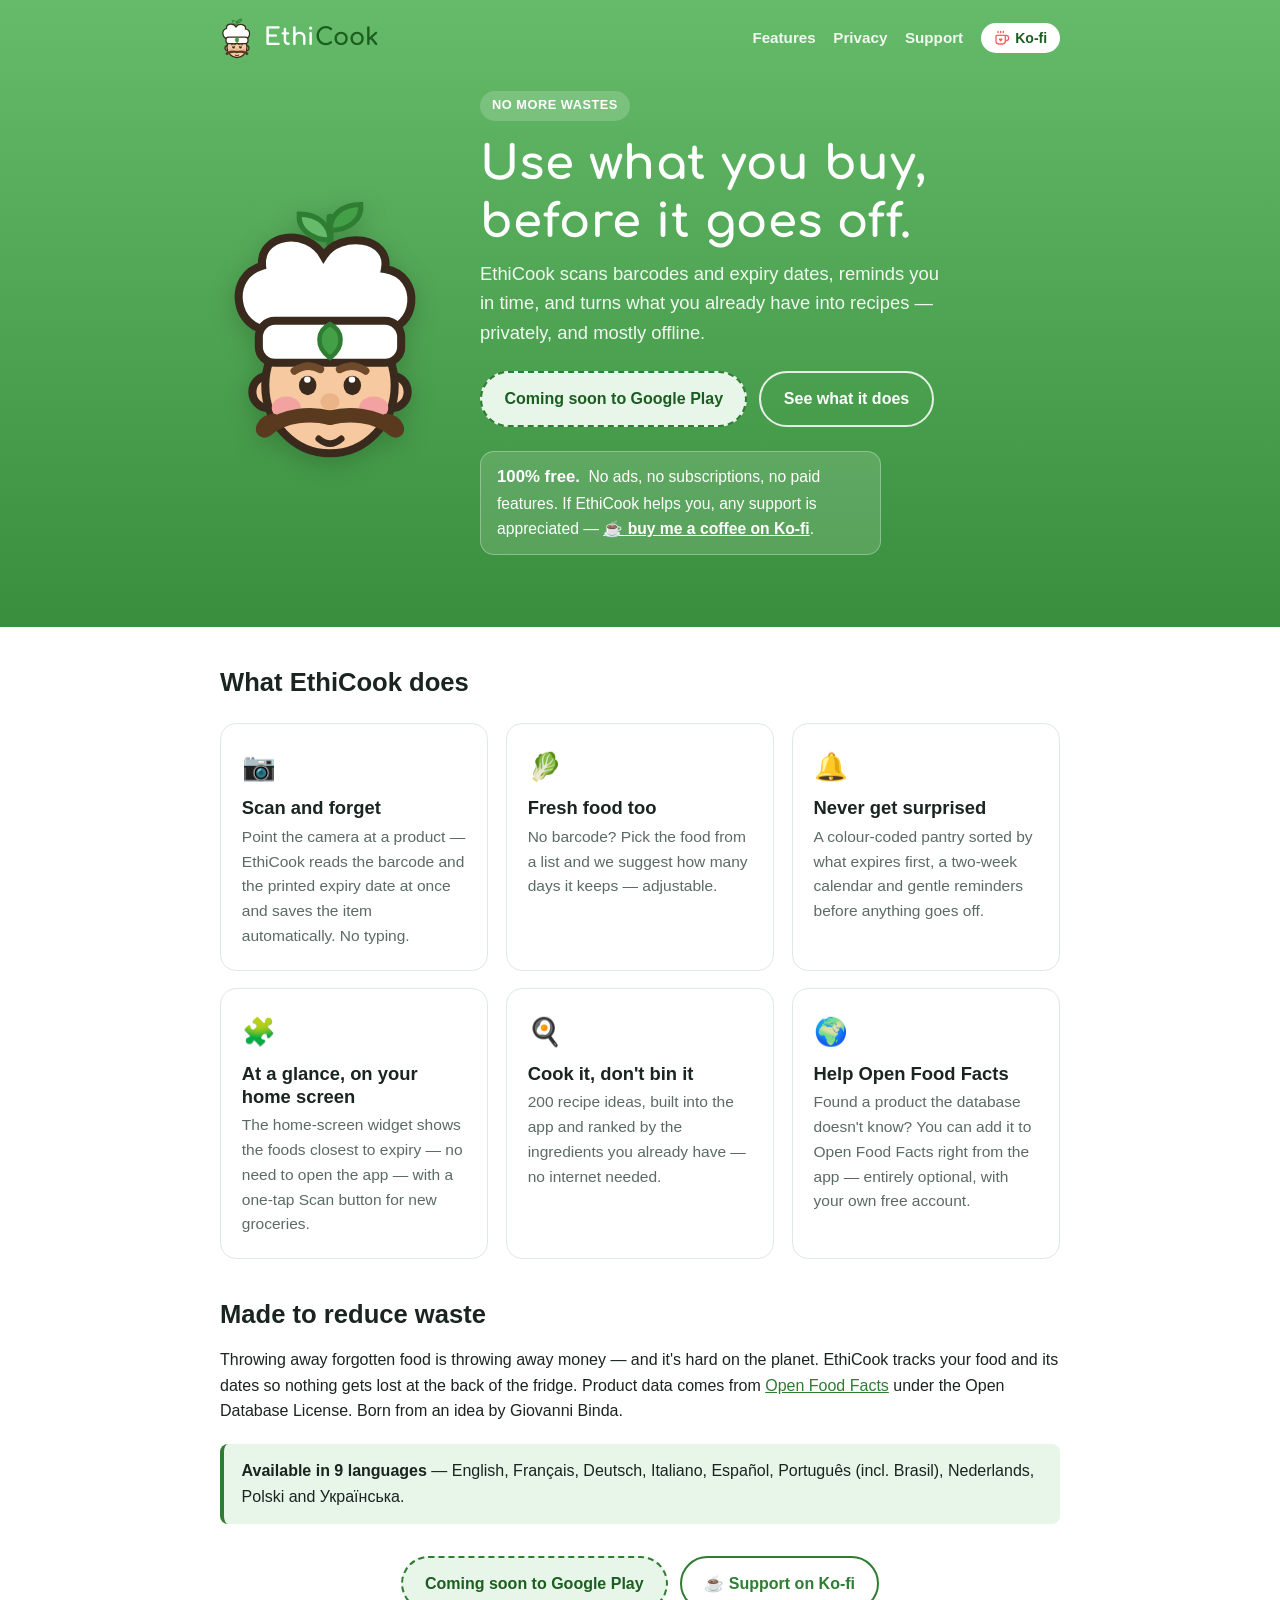
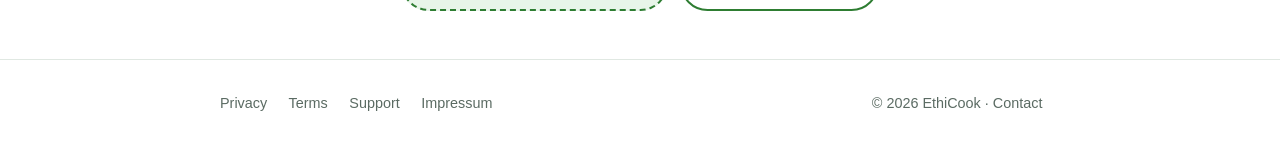
<file: index.html>
<!doctype html>
<html lang="en">
<head>
  <meta charset="utf-8">
  <meta name="viewport" content="width=device-width, initial-scale=1">
  <title>EthiCook — Scan expiry dates, cut food waste, save money</title>
  <meta name="description" content="EthiCook scans barcodes and printed expiry dates on-device, reminds you before food goes off, and suggests recipes from what you already have. Private by design.">
  <link rel="canonical" href="https://ethicook.app/">
  <meta property="og:title" content="EthiCook — No more wastes">
  <meta property="og:description" content="Track your food, get reminded before it expires, and cook what you have. Private by design.">
  <meta property="og:type" content="website">
  <meta property="og:image" content="https://ethicook.app/assets/og-image.png">
  <meta property="og:url" content="https://ethicook.app/">
  <link rel="icon" href="/assets/degustibus.svg" type="image/svg+xml">
  <link rel="stylesheet" href="/styles.css?v=3">
</head>
<body>
  <div class="masthead">
  <header class="site">
    <div class="wrap">
      <a class="brand" href="/"><img class="logo" src="/assets/degustibus.svg" alt="" width="34" height="41"><span class="wordmark">Ethi<span>Cook</span></span></a>
      <nav class="top">
        <a class="nav-link" href="/#features">Features</a>
        <a class="nav-link" href="/privacy">Privacy</a>
        <a class="nav-link" href="/support">Support</a>
        <a class="kofi" href="https://ko-fi.com/giobinda" title="EthiCook is 100% free — support is appreciated"><svg viewBox="0 0 24 24" width="16" height="16" aria-hidden="true"><path d="M6 2v2M10 2v2M14 2v2M16 8a1 1 0 0 1 1 1v8a4 4 0 0 1-4 4H7a4 4 0 0 1-4-4V9a1 1 0 0 1 1-1h14a4 4 0 1 1 0 8h-1" fill="none" stroke="currentColor" stroke-width="2" stroke-linecap="round" stroke-linejoin="round"/><path d="M10 17.2 7.6 14.9a1.45 1.45 0 0 1 2.4-1.8 1.45 1.45 0 0 1 2.4 1.8Z" fill="currentColor"/></svg><span>Ko-fi</span></a>
      </nav>
    </div>
  </header>

  <section class="hero">
    <div class="wrap">
      <img class="mascot" src="/assets/degustibus.svg" alt="Monsieur DeGustibus, the EthiCook chef mascot" width="220" height="265">
      <div>
        <span class="tag">No more wastes</span>
        <h1>Use what you buy,<br>before it goes off.</h1>
        <p class="lead">EthiCook scans barcodes and expiry dates, reminds you in time, and turns what you already have into recipes — privately, and mostly offline.</p>
        <div class="cta-row">
          <span class="btn soon">Coming soon to Google Play</span>
          <a class="btn ghost" href="/#features">See what it does</a>
        </div>
        <p class="free-note"><strong>100% free.</strong> No ads, no subscriptions, no paid features. If EthiCook helps you, any support is appreciated — <a href="https://ko-fi.com/giobinda">☕ buy me a coffee on Ko-fi</a>.</p>
      </div>
    </div>
  </section>
  </div>

  <main>
    <div class="wrap" id="features">
      <h2>What EthiCook does</h2>
      <div class="features">
        <div class="card">
          <div class="ico">📷</div>
          <h3>Scan and forget</h3>
          <p>Point the camera at a product — EthiCook reads the barcode and the printed expiry date at once and saves the item automatically. No typing.</p>
        </div>
        <div class="card">
          <div class="ico">🥬</div>
          <h3>Fresh food too</h3>
          <p>No barcode? Pick the food from a list and we suggest how many days it keeps — adjustable.</p>
        </div>
        <div class="card">
          <div class="ico">🔔</div>
          <h3>Never get surprised</h3>
          <p>A colour-coded pantry sorted by what expires first, a two-week calendar and gentle reminders before anything goes off.</p>
        </div>
        <div class="card">
          <div class="ico">🧩</div>
          <h3>At a glance, on your home screen</h3>
          <p>The home-screen widget shows the foods closest to expiry — no need to open the app — with a one-tap Scan button for new groceries.</p>
        </div>
        <div class="card">
          <div class="ico">🍳</div>
          <h3>Cook it, don't bin it</h3>
          <p>200 recipe ideas, built into the app and ranked by the ingredients you already have — no internet needed.</p>
        </div>
        <div class="card">
          <div class="ico">🌍</div>
          <h3>Help Open Food Facts</h3>
          <p>Found a product the database doesn't know? You can add it to Open Food Facts right from the app — entirely optional, with your own free account.</p>
        </div>
      </div>

      <h2>Made to reduce waste</h2>
      <p>Throwing away forgotten food is throwing away money — and it's hard on the planet. EthiCook tracks your food and its dates so nothing gets lost at the back of the fridge. Product data comes from <a href="https://openfoodfacts.org">Open Food Facts</a> under the Open Database License. Born from an idea by Giovanni Binda.</p>

      <div class="callout">
        <strong>Available in 9 languages</strong> — English, Français, Deutsch, Italiano, Español, Português (incl. Brasil), Nederlands, Polski and Українська.
      </div>

      <div class="cta-row" style="margin:2rem 0 1rem;">
        <span class="btn soon">Coming soon to Google Play</span>
        <a class="btn ghost" href="https://ko-fi.com/giobinda">☕ Support on Ko-fi</a>
      </div>
    </div>
  </main>

  <footer class="site">
    <div class="wrap">
      <div>
        <a href="/privacy">Privacy</a>
        <a href="/terms">Terms</a>
        <a href="/support">Support</a>
        <a href="/impressum">Impressum</a>
      </div>
      <div>© <span id="y">2026</span> EthiCook · <a href="mailto:app_support.keenly472@passmail.com">Contact</a></div>
    </div>
  </footer>
  <script>document.getElementById('y').textContent = new Date().getFullYear();</script>
</body>
</html>
</file>
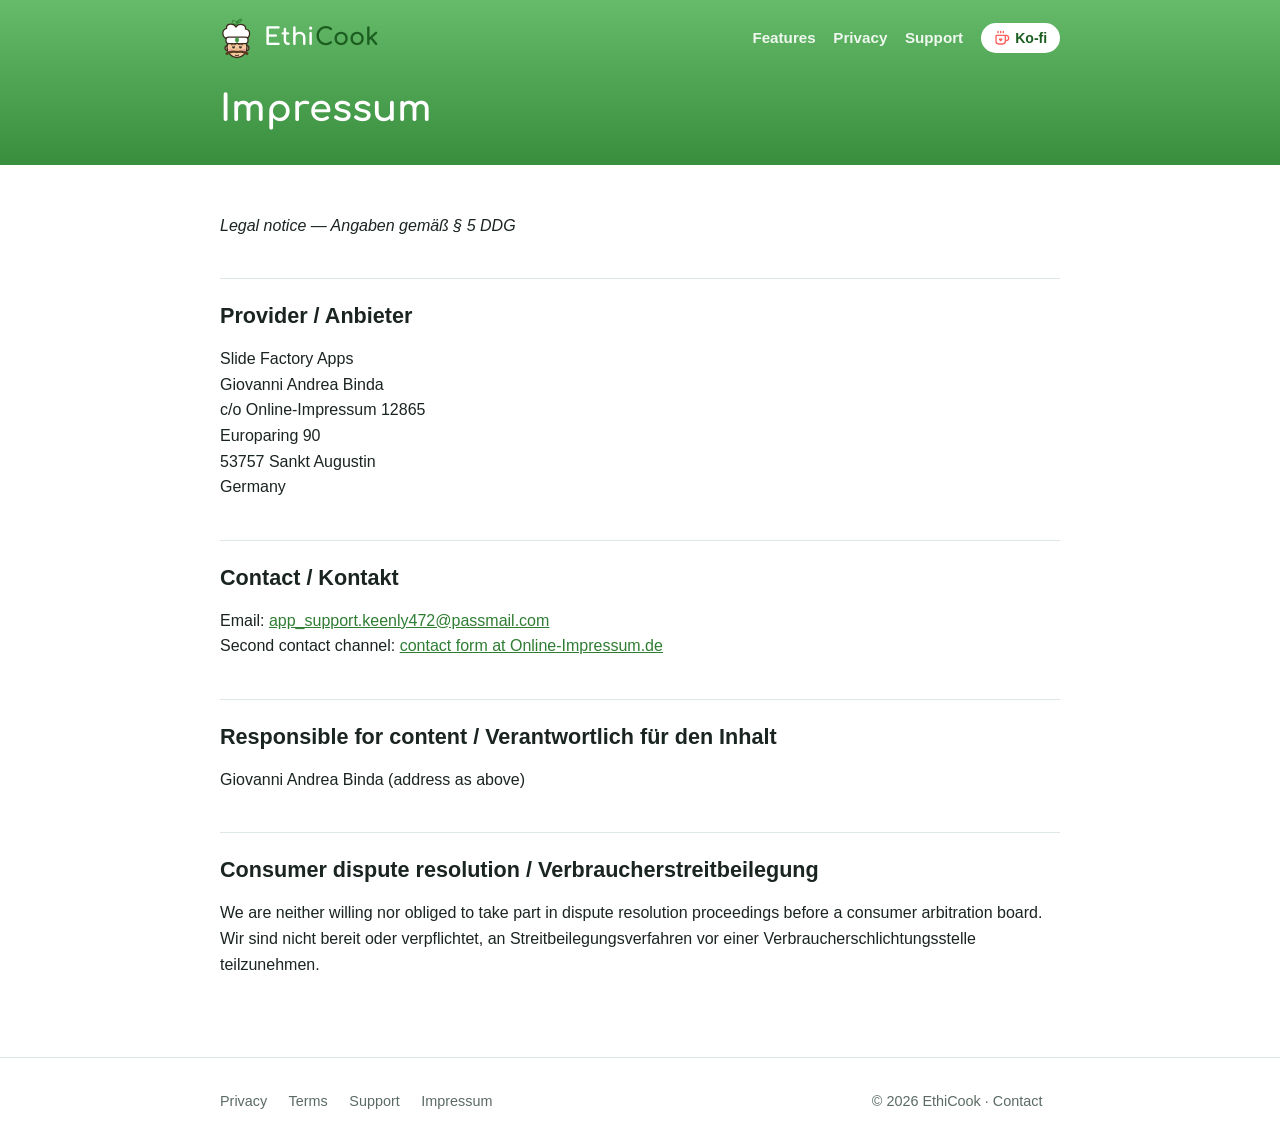
<file: impressum.html>
<!doctype html>
<html lang="en">
<head>
  <meta charset="utf-8">
  <meta name="viewport" content="width=device-width, initial-scale=1">
  <title>Impressum — EthiCook</title>
  <meta name="description" content="Impressum (legal notice) for EthiCook, provided by Slide Factory Apps.">
  <link rel="canonical" href="https://ethicook.app/impressum">
  <link rel="icon" href="/assets/degustibus.svg" type="image/svg+xml">
  <link rel="stylesheet" href="/styles.css?v=3">
</head>
<body>
  <div class="masthead">
  <header class="site">
    <div class="wrap">
      <a class="brand" href="/"><img class="logo" src="/assets/degustibus.svg" alt="" width="34" height="41"><span class="wordmark">Ethi<span>Cook</span></span></a>
      <nav class="top">
        <a class="nav-link" href="/#features">Features</a>
        <a class="nav-link" href="/privacy">Privacy</a>
        <a class="nav-link" href="/support">Support</a>
        <a class="kofi" href="https://ko-fi.com/giobinda" title="EthiCook is 100% free — support is appreciated"><svg viewBox="0 0 24 24" width="16" height="16" aria-hidden="true"><path d="M6 2v2M10 2v2M14 2v2M16 8a1 1 0 0 1 1 1v8a4 4 0 0 1-4 4H7a4 4 0 0 1-4-4V9a1 1 0 0 1 1-1h14a4 4 0 1 1 0 8h-1" fill="none" stroke="currentColor" stroke-width="2" stroke-linecap="round" stroke-linejoin="round"/><path d="M10 17.2 7.6 14.9a1.45 1.45 0 0 1 2.4-1.8 1.45 1.45 0 0 1 2.4 1.8Z" fill="currentColor"/></svg><span>Ko-fi</span></a>
      </nav>
    </div>
  </header>
    <div class="wrap page-title"><h1>Impressum</h1></div>
  </div>

  <main class="doc">
    <div class="wrap">
      <p><em>Legal notice — Angaben gemäß § 5 DDG</em></p>

      <h2>Provider / Anbieter</h2>
      <p>Slide Factory Apps<br>
      Giovanni Andrea Binda<br>
      c/o Online-Impressum 12865<br>
      Europaring 90<br>
      53757 Sankt Augustin<br>
      Germany</p>

      <h2>Contact / Kontakt</h2>
      <p>Email: <a href="mailto:app_support.keenly472@passmail.com">app_support.keenly472@passmail.com</a><br>
      Second contact channel: <a href="https://mein.online-impressum.de/slide-factory/#impressum">contact form at Online-Impressum.de</a></p>

      <h2>Responsible for content / Verantwortlich für den Inhalt</h2>
      <p>Giovanni Andrea Binda (address as above)</p>

      <h2>Consumer dispute resolution / Verbraucherstreitbeilegung</h2>
      <p>We are neither willing nor obliged to take part in dispute resolution proceedings before a consumer arbitration board.<br>
      Wir sind nicht bereit oder verpflichtet, an Streitbeilegungsverfahren vor einer Verbraucherschlichtungsstelle teilzunehmen.</p>
    </div>
  </main>

  <footer class="site">
    <div class="wrap">
      <div>
        <a href="/privacy">Privacy</a>
        <a href="/terms">Terms</a>
        <a href="/support">Support</a>
        <a href="/impressum">Impressum</a>
      </div>
      <div>© <span id="y">2026</span> EthiCook · <a href="mailto:app_support.keenly472@passmail.com">Contact</a></div>
    </div>
  </footer>
  <script>document.getElementById('y').textContent = new Date().getFullYear();</script>
</body>
</html>
</file>
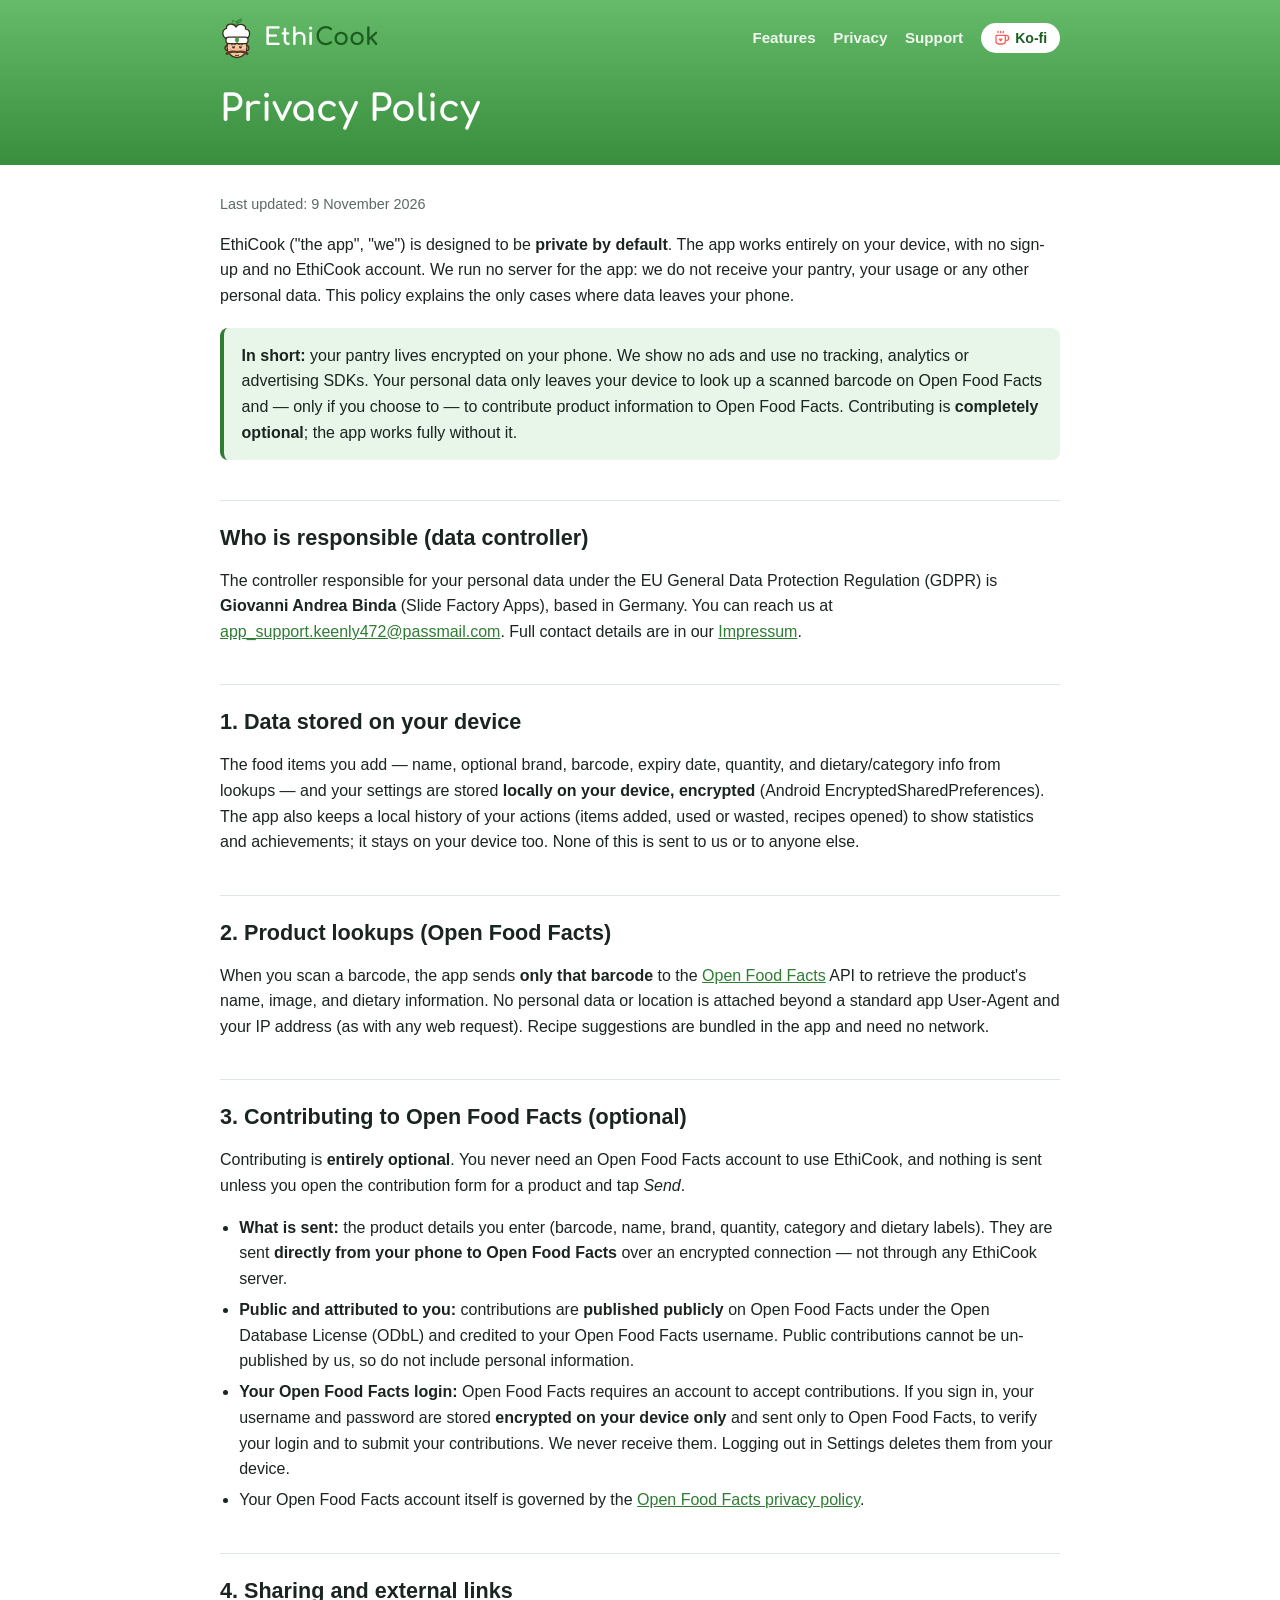
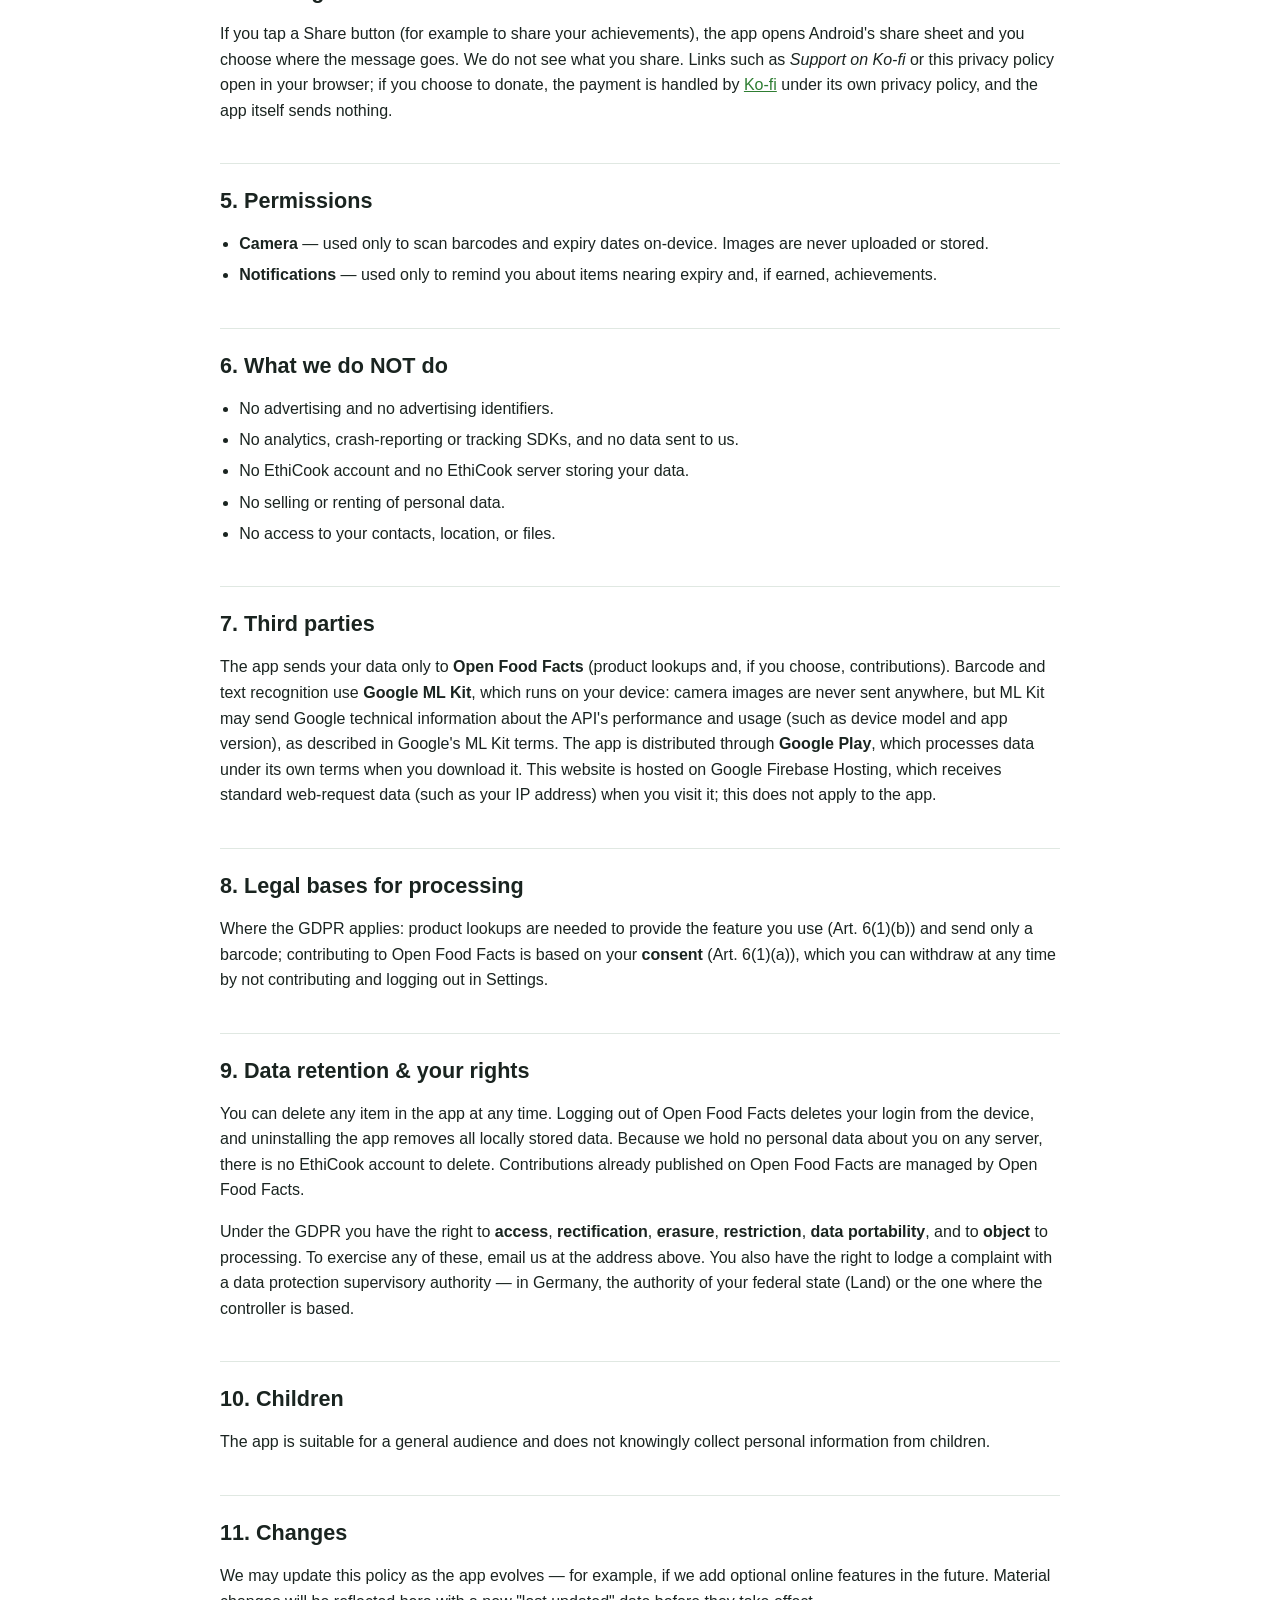
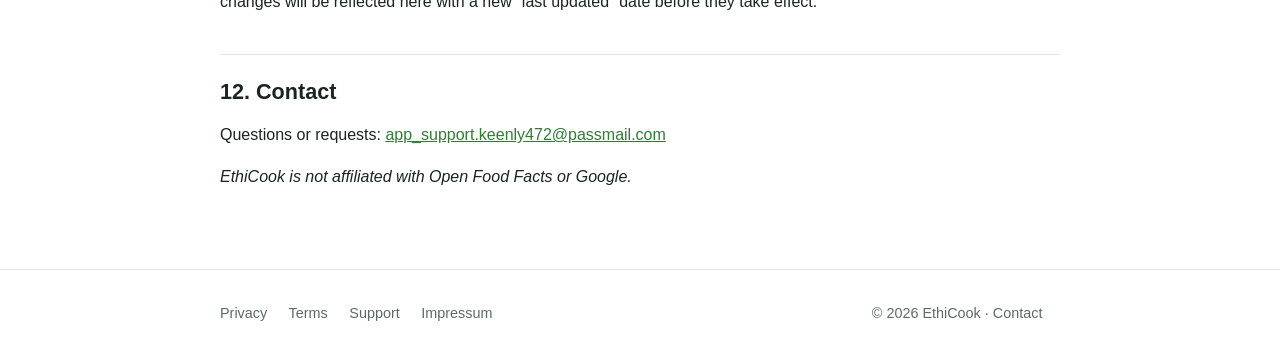
<file: privacy.html>
<!doctype html>
<html lang="en">
<head>
  <meta charset="utf-8">
  <meta name="viewport" content="width=device-width, initial-scale=1">
  <title>Privacy Policy — EthiCook</title>
  <meta name="description" content="How EthiCook handles your data: private by default. Your pantry stays on your phone; contributing to Open Food Facts is optional.">
  <link rel="canonical" href="https://ethicook.app/privacy">
  <link rel="icon" href="/assets/degustibus.svg" type="image/svg+xml">
  <link rel="stylesheet" href="/styles.css?v=3">
</head>
<body>
  <div class="masthead">
  <header class="site">
    <div class="wrap">
      <a class="brand" href="/"><img class="logo" src="/assets/degustibus.svg" alt="" width="34" height="41"><span class="wordmark">Ethi<span>Cook</span></span></a>
      <nav class="top">
        <a class="nav-link" href="/#features">Features</a>
        <a class="nav-link" href="/privacy">Privacy</a>
        <a class="nav-link" href="/support">Support</a>
        <a class="kofi" href="https://ko-fi.com/giobinda" title="EthiCook is 100% free — support is appreciated"><svg viewBox="0 0 24 24" width="16" height="16" aria-hidden="true"><path d="M6 2v2M10 2v2M14 2v2M16 8a1 1 0 0 1 1 1v8a4 4 0 0 1-4 4H7a4 4 0 0 1-4-4V9a1 1 0 0 1 1-1h14a4 4 0 1 1 0 8h-1" fill="none" stroke="currentColor" stroke-width="2" stroke-linecap="round" stroke-linejoin="round"/><path d="M10 17.2 7.6 14.9a1.45 1.45 0 0 1 2.4-1.8 1.45 1.45 0 0 1 2.4 1.8Z" fill="currentColor"/></svg><span>Ko-fi</span></a>
      </nav>
    </div>
  </header>
    <div class="wrap page-title"><h1>Privacy Policy</h1></div>
  </div>

  <main class="doc">
    <div class="wrap">
      <p class="updated">Last updated: 9 November 2026</p>

      <p>EthiCook ("the app", "we") is designed to be <strong>private by default</strong>. The app works entirely on your device, with no sign-up and no EthiCook account. We run no server for the app: we do not receive your pantry, your usage or any other personal data. This policy explains the only cases where data leaves your phone.</p>

      <div class="callout">
        <strong>In short:</strong> your pantry lives encrypted on your phone. We show no ads and use no tracking, analytics or advertising SDKs. Your personal data only leaves your device to look up a scanned barcode on Open Food Facts and — only if you choose to — to contribute product information to Open Food Facts. Contributing is <strong>completely optional</strong>; the app works fully without it.</div>

      <h2>Who is responsible (data controller)</h2>
      <p>The controller responsible for your personal data under the EU General Data Protection Regulation (GDPR) is <strong>Giovanni Andrea Binda</strong> (Slide Factory Apps), based in Germany. You can reach us at <a href="mailto:app_support.keenly472@passmail.com">app_support.keenly472@passmail.com</a>. Full contact details are in our <a href="/impressum">Impressum</a>.</p>

      <h2>1. Data stored on your device</h2>
      <p>The food items you add — name, optional brand, barcode, expiry date, quantity, and dietary/category info from lookups — and your settings are stored <strong>locally on your device, encrypted</strong> (Android EncryptedSharedPreferences). The app also keeps a local history of your actions (items added, used or wasted, recipes opened) to show statistics and achievements; it stays on your device too. None of this is sent to us or to anyone else.</p>

      <h2>2. Product lookups (Open Food Facts)</h2>
      <p>When you scan a barcode, the app sends <strong>only that barcode</strong> to the <a href="https://world.openfoodfacts.org">Open Food Facts</a> API to retrieve the product's name, image, and dietary information. No personal data or location is attached beyond a standard app User-Agent and your IP address (as with any web request). Recipe suggestions are bundled in the app and need no network.</p>

      <h2>3. Contributing to Open Food Facts (optional)</h2>
      <p>Contributing is <strong>entirely optional</strong>. You never need an Open Food Facts account to use EthiCook, and nothing is sent unless you open the contribution form for a product and tap <em>Send</em>.</p>
      <ul>
        <li><strong>What is sent:</strong> the product details you enter (barcode, name, brand, quantity, category and dietary labels). They are sent <strong>directly from your phone to Open Food Facts</strong> over an encrypted connection — not through any EthiCook server.</li>
        <li><strong>Public and attributed to you:</strong> contributions are <strong>published publicly</strong> on Open Food Facts under the Open Database License (ODbL) and credited to your Open Food Facts username. Public contributions cannot be un-published by us, so do not include personal information.</li>
        <li><strong>Your Open Food Facts login:</strong> Open Food Facts requires an account to accept contributions. If you sign in, your username and password are stored <strong>encrypted on your device only</strong> and sent only to Open Food Facts, to verify your login and to submit your contributions. We never receive them. Logging out in Settings deletes them from your device.</li>
        <li>Your Open Food Facts account itself is governed by the <a href="https://world.openfoodfacts.org/privacy">Open Food Facts privacy policy</a>.</li>
      </ul>

      <h2>4. Sharing and external links</h2>
      <p>If you tap a Share button (for example to share your achievements), the app opens Android's share sheet and you choose where the message goes. We do not see what you share. Links such as <em>Support on Ko-fi</em> or this privacy policy open in your browser; if you choose to donate, the payment is handled by <a href="https://ko-fi.com">Ko-fi</a> under its own privacy policy, and the app itself sends nothing.</p>

      <h2>5. Permissions</h2>
      <ul>
        <li><strong>Camera</strong> — used only to scan barcodes and expiry dates on-device. Images are never uploaded or stored.</li>
        <li><strong>Notifications</strong> — used only to remind you about items nearing expiry and, if earned, achievements.</li>
      </ul>

      <h2>6. What we do NOT do</h2>
      <ul>
        <li>No advertising and no advertising identifiers.</li>
        <li>No analytics, crash-reporting or tracking SDKs, and no data sent to us.</li>
        <li>No EthiCook account and no EthiCook server storing your data.</li>
        <li>No selling or renting of personal data.</li>
        <li>No access to your contacts, location, or files.</li>
      </ul>

      <h2>7. Third parties</h2>
      <p>The app sends your data only to <strong>Open Food Facts</strong> (product lookups and, if you choose, contributions). Barcode and text recognition use <strong>Google ML Kit</strong>, which runs on your device: camera images are never sent anywhere, but ML Kit may send Google technical information about the API's performance and usage (such as device model and app version), as described in Google's ML Kit terms. The app is distributed through <strong>Google Play</strong>, which processes data under its own terms when you download it. This website is hosted on Google Firebase Hosting, which receives standard web-request data (such as your IP address) when you visit it; this does not apply to the app.</p>

      <h2>8. Legal bases for processing</h2>
      <p>Where the GDPR applies: product lookups are needed to provide the feature you use (Art. 6(1)(b)) and send only a barcode; contributing to Open Food Facts is based on your <strong>consent</strong> (Art. 6(1)(a)), which you can withdraw at any time by not contributing and logging out in Settings.</p>

      <h2>9. Data retention &amp; your rights</h2>
      <p>You can delete any item in the app at any time. Logging out of Open Food Facts deletes your login from the device, and uninstalling the app removes all locally stored data. Because we hold no personal data about you on any server, there is no EthiCook account to delete. Contributions already published on Open Food Facts are managed by Open Food Facts.</p>
      <p>Under the GDPR you have the right to <strong>access</strong>, <strong>rectification</strong>, <strong>erasure</strong>, <strong>restriction</strong>, <strong>data portability</strong>, and to <strong>object</strong> to processing. To exercise any of these, email us at the address above. You also have the right to lodge a complaint with a data protection supervisory authority — in Germany, the authority of your federal state (Land) or the one where the controller is based.</p>

      <h2>10. Children</h2>
      <p>The app is suitable for a general audience and does not knowingly collect personal information from children.</p>

      <h2>11. Changes</h2>
      <p>We may update this policy as the app evolves — for example, if we add optional online features in the future. Material changes will be reflected here with a new "last updated" date before they take effect.</p>

      <h2>12. Contact</h2>
      <p>Questions or requests: <a href="mailto:app_support.keenly472@passmail.com">app_support.keenly472@passmail.com</a></p>

      <p><em>EthiCook is not affiliated with Open Food Facts or Google.</em></p>
    </div>
  </main>

  <footer class="site">
    <div class="wrap">
      <div>
        <a href="/privacy">Privacy</a>
        <a href="/terms">Terms</a>
        <a href="/support">Support</a>
        <a href="/impressum">Impressum</a>
      </div>
      <div>© <span id="y">2026</span> EthiCook · <a href="mailto:app_support.keenly472@passmail.com">Contact</a></div>
    </div>
  </footer>
  <script>document.getElementById('y').textContent = new Date().getFullYear();</script>
</body>
</html>
</file>
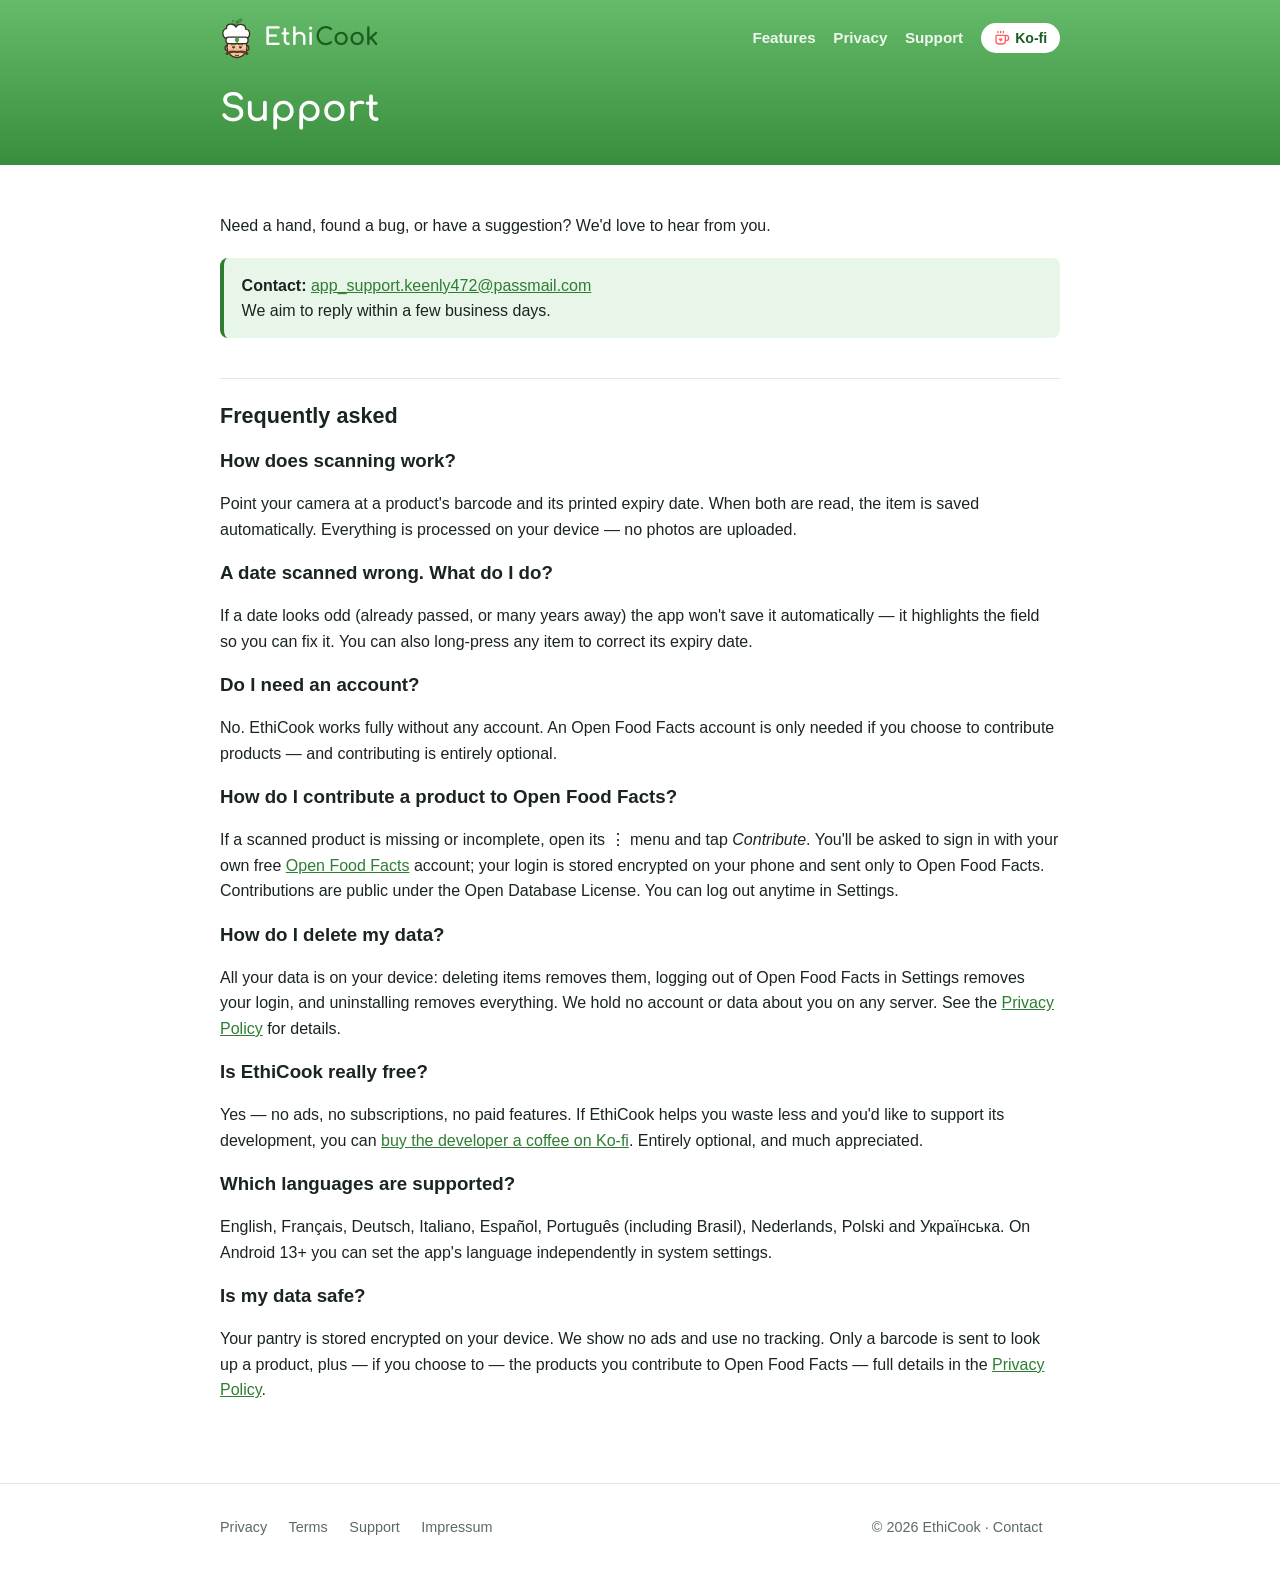
<file: support.html>
<!doctype html>
<html lang="en">
<head>
  <meta charset="utf-8">
  <meta name="viewport" content="width=device-width, initial-scale=1">
  <title>Support — EthiCook</title>
  <meta name="description" content="Get help with EthiCook: contact, FAQ, Open Food Facts contributions and your data.">
  <link rel="canonical" href="https://ethicook.app/support">
  <link rel="icon" href="/assets/degustibus.svg" type="image/svg+xml">
  <link rel="stylesheet" href="/styles.css?v=3">
</head>
<body>
  <div class="masthead">
  <header class="site">
    <div class="wrap">
      <a class="brand" href="/"><img class="logo" src="/assets/degustibus.svg" alt="" width="34" height="41"><span class="wordmark">Ethi<span>Cook</span></span></a>
      <nav class="top">
        <a class="nav-link" href="/#features">Features</a>
        <a class="nav-link" href="/privacy">Privacy</a>
        <a class="nav-link" href="/support">Support</a>
        <a class="kofi" href="https://ko-fi.com/giobinda" title="EthiCook is 100% free — support is appreciated"><svg viewBox="0 0 24 24" width="16" height="16" aria-hidden="true"><path d="M6 2v2M10 2v2M14 2v2M16 8a1 1 0 0 1 1 1v8a4 4 0 0 1-4 4H7a4 4 0 0 1-4-4V9a1 1 0 0 1 1-1h14a4 4 0 1 1 0 8h-1" fill="none" stroke="currentColor" stroke-width="2" stroke-linecap="round" stroke-linejoin="round"/><path d="M10 17.2 7.6 14.9a1.45 1.45 0 0 1 2.4-1.8 1.45 1.45 0 0 1 2.4 1.8Z" fill="currentColor"/></svg><span>Ko-fi</span></a>
      </nav>
    </div>
  </header>
    <div class="wrap page-title"><h1>Support</h1></div>
  </div>

  <main class="doc">
    <div class="wrap">
      <p>Need a hand, found a bug, or have a suggestion? We'd love to hear from you.</p>

      <div class="callout">
        <strong>Contact:</strong> <a href="mailto:app_support.keenly472@passmail.com">app_support.keenly472@passmail.com</a><br>
        We aim to reply within a few business days.
      </div>

      <h2>Frequently asked</h2>

      <h3>How does scanning work?</h3>
      <p>Point your camera at a product's barcode and its printed expiry date. When both are read, the item is saved automatically. Everything is processed on your device — no photos are uploaded.</p>

      <h3>A date scanned wrong. What do I do?</h3>
      <p>If a date looks odd (already passed, or many years away) the app won't save it automatically — it highlights the field so you can fix it. You can also long-press any item to correct its expiry date.</p>
      <h3>Do I need an account?</h3>
      <p>No. EthiCook works fully without any account. An Open Food Facts account is only needed if you choose to contribute products — and contributing is entirely optional.</p>

      <h3>How do I contribute a product to Open Food Facts?</h3>
      <p>If a scanned product is missing or incomplete, open its ⋮ menu and tap <em>Contribute</em>. You'll be asked to sign in with your own free <a href="https://world.openfoodfacts.org">Open Food Facts</a> account; your login is stored encrypted on your phone and sent only to Open Food Facts. Contributions are public under the Open Database License. You can log out anytime in Settings.</p>

      <h3>How do I delete my data?</h3>
      <p>All your data is on your device: deleting items removes them, logging out of Open Food Facts in Settings removes your login, and uninstalling removes everything. We hold no account or data about you on any server. See the <a href="/privacy">Privacy Policy</a> for details.</p>

      <h3>Is EthiCook really free?</h3>
      <p>Yes — no ads, no subscriptions, no paid features. If EthiCook helps you waste less and you'd like to support its development, you can <a href="https://ko-fi.com/giobinda">buy the developer a coffee on Ko-fi</a>. Entirely optional, and much appreciated.</p>

      <h3>Which languages are supported?</h3>
      <p>English, Français, Deutsch, Italiano, Español, Português (including Brasil), Nederlands, Polski and Українська. On Android 13+ you can set the app's language independently in system settings.</p>

      <h3>Is my data safe?</h3>
      <p>Your pantry is stored encrypted on your device. We show no ads and use no tracking. Only a barcode is sent to look up a product, plus — if you choose to — the products you contribute to Open Food Facts — full details in the <a href="/privacy">Privacy Policy</a>.</p>
    </div>
  </main>

  <footer class="site">
    <div class="wrap">
      <div>
        <a href="/privacy">Privacy</a>
        <a href="/terms">Terms</a>
        <a href="/support">Support</a>
        <a href="/impressum">Impressum</a>
      </div>
      <div>© <span id="y">2026</span> EthiCook · <a href="mailto:app_support.keenly472@passmail.com">Contact</a></div>
    </div>
  </footer>
  <script>document.getElementById('y').textContent = new Date().getFullYear();</script>
</body>
</html>
</file>
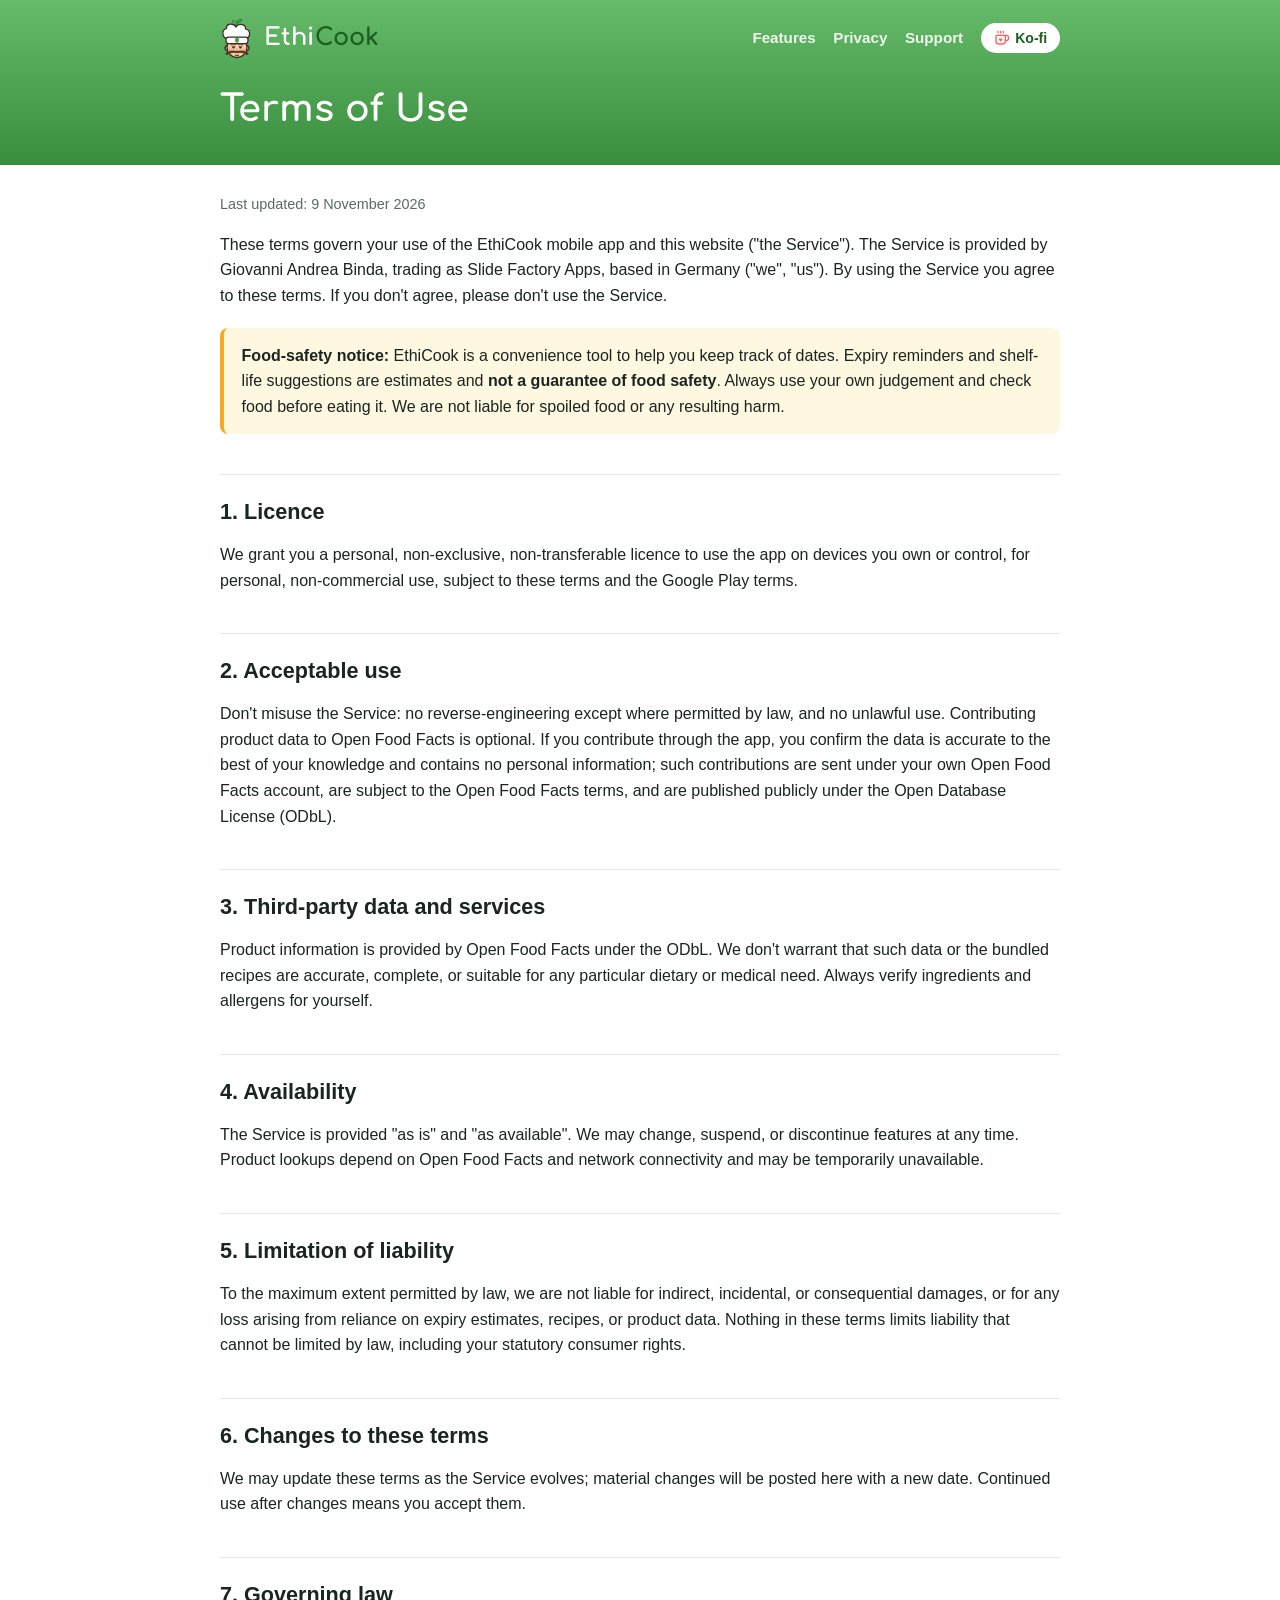
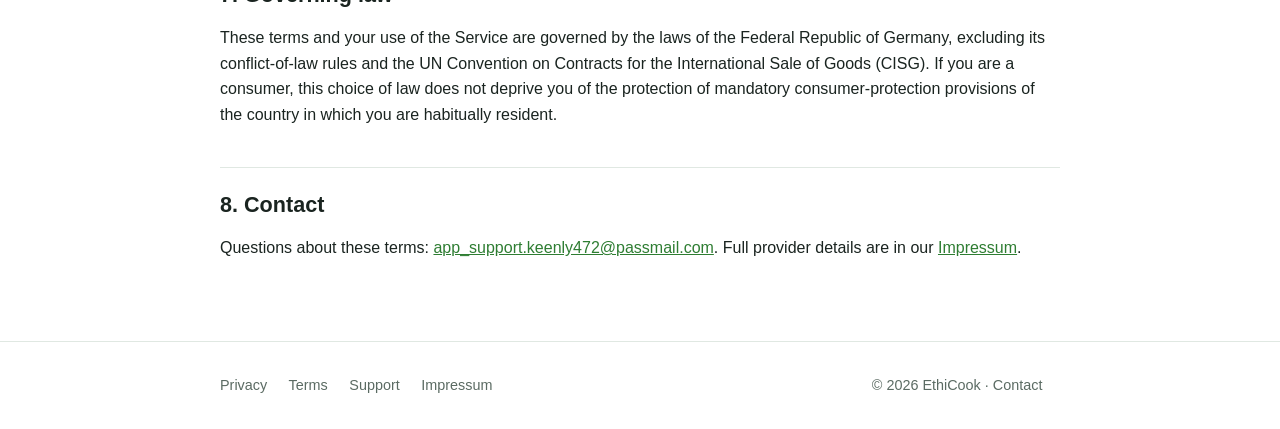
<file: terms.html>
<!doctype html>
<html lang="en">
<head>
  <meta charset="utf-8">
  <meta name="viewport" content="width=device-width, initial-scale=1">
  <title>Terms of Use — EthiCook</title>
  <meta name="description" content="Terms of Use for the EthiCook app.">
  <link rel="canonical" href="https://ethicook.app/terms">
  <link rel="icon" href="/assets/degustibus.svg" type="image/svg+xml">
  <link rel="stylesheet" href="/styles.css?v=3">
</head>
<body>
  <div class="masthead">
  <header class="site">
    <div class="wrap">
      <a class="brand" href="/"><img class="logo" src="/assets/degustibus.svg" alt="" width="34" height="41"><span class="wordmark">Ethi<span>Cook</span></span></a>
      <nav class="top">
        <a class="nav-link" href="/#features">Features</a>
        <a class="nav-link" href="/privacy">Privacy</a>
        <a class="nav-link" href="/support">Support</a>
        <a class="kofi" href="https://ko-fi.com/giobinda" title="EthiCook is 100% free — support is appreciated"><svg viewBox="0 0 24 24" width="16" height="16" aria-hidden="true"><path d="M6 2v2M10 2v2M14 2v2M16 8a1 1 0 0 1 1 1v8a4 4 0 0 1-4 4H7a4 4 0 0 1-4-4V9a1 1 0 0 1 1-1h14a4 4 0 1 1 0 8h-1" fill="none" stroke="currentColor" stroke-width="2" stroke-linecap="round" stroke-linejoin="round"/><path d="M10 17.2 7.6 14.9a1.45 1.45 0 0 1 2.4-1.8 1.45 1.45 0 0 1 2.4 1.8Z" fill="currentColor"/></svg><span>Ko-fi</span></a>
      </nav>
    </div>
  </header>
    <div class="wrap page-title"><h1>Terms of Use</h1></div>
  </div>

  <main class="doc">
    <div class="wrap">
      <p class="updated">Last updated: 9 November 2026</p>

      <p>These terms govern your use of the EthiCook mobile app and this website ("the Service"). The Service is provided by Giovanni Andrea Binda, trading as Slide Factory Apps, based in Germany ("we", "us"). By using the Service you agree to these terms. If you don't agree, please don't use the Service.</p>

      <div class="callout warn">
        <strong>Food-safety notice:</strong> EthiCook is a convenience tool to help you keep track of dates. Expiry reminders and shelf-life suggestions are estimates and <strong>not a guarantee of food safety</strong>. Always use your own judgement and check food before eating it. We are not liable for spoiled food or any resulting harm.
      </div>

      <h2>1. Licence</h2>
      <p>We grant you a personal, non-exclusive, non-transferable licence to use the app on devices you own or control, for personal, non-commercial use, subject to these terms and the Google Play terms.</p>

      <h2>2. Acceptable use</h2>
      <p>Don't misuse the Service: no reverse-engineering except where permitted by law, and no unlawful use. Contributing product data to Open Food Facts is optional. If you contribute through the app, you confirm the data is accurate to the best of your knowledge and contains no personal information; such contributions are sent under your own Open Food Facts account, are subject to the Open Food Facts terms, and are published publicly under the Open Database License (ODbL).</p>


      <h2>3. Third-party data and services</h2>
      <p>Product information is provided by Open Food Facts under the ODbL. We don't warrant that such data or the bundled recipes are accurate, complete, or suitable for any particular dietary or medical need. Always verify ingredients and allergens for yourself.</p>

      <h2>4. Availability</h2>
      <p>The Service is provided "as is" and "as available". We may change, suspend, or discontinue features at any time. Product lookups depend on Open Food Facts and network connectivity and may be temporarily unavailable.</p>

      <h2>5. Limitation of liability</h2>
      <p>To the maximum extent permitted by law, we are not liable for indirect, incidental, or consequential damages, or for any loss arising from reliance on expiry estimates, recipes, or product data. Nothing in these terms limits liability that cannot be limited by law, including your statutory consumer rights.</p>

      <h2>6. Changes to these terms</h2>
      <p>We may update these terms as the Service evolves; material changes will be posted here with a new date. Continued use after changes means you accept them.</p>

      <h2>7. Governing law</h2>
      <p>These terms and your use of the Service are governed by the laws of the Federal Republic of Germany, excluding its conflict-of-law rules and the UN Convention on Contracts for the International Sale of Goods (CISG). If you are a consumer, this choice of law does not deprive you of the protection of mandatory consumer-protection provisions of the country in which you are habitually resident.</p>

      <h2>8. Contact</h2>
      <p>Questions about these terms: <a href="mailto:app_support.keenly472@passmail.com">app_support.keenly472@passmail.com</a>. Full provider details are in our <a href="/impressum">Impressum</a>.</p>
    </div>
  </main>

  <footer class="site">
    <div class="wrap">
      <div>
        <a href="/privacy">Privacy</a>
        <a href="/terms">Terms</a>
        <a href="/support">Support</a>
        <a href="/impressum">Impressum</a>
      </div>
      <div>© <span id="y">2026</span> EthiCook · <a href="mailto:app_support.keenly472@passmail.com">Contact</a></div>
    </div>
  </footer>
  <script>document.getElementById('y').textContent = new Date().getFullYear();</script>
</body>
</html>
</file>
<file: styles.css>
/* EthiCook site — lean, no framework, no build step. Fresh-green theme
   matching the app (NoExpireTheme). System fonts, no third-party requests. */
:root {
  --green: #2e7d32;
  --green-dark: #1b5e20;
  --green-soft: #e8f5e9;
  --amber: #f9a825;
  --ink: #1a2420;
  --muted: #5b6b63;
  --line: #e0e8e2;
  --bg: #ffffff;
  --brand-top: #66bb6a;
  --brand-bottom: #388e3c;
  --leaf-light: #1b5e20;
  --radius: 16px;
  --maxw: 880px;
}
* { box-sizing: border-box; }
html { scroll-behavior: smooth; }
body {
  margin: 0;
  font-family: -apple-system, BlinkMacSystemFont, "Segoe UI", Roboto, Helvetica, Arial, sans-serif;
  color: var(--ink);
  background: var(--bg);
  line-height: 1.6;
  -webkit-font-smoothing: antialiased;
}
a { color: var(--green); }
h1, h2, h3 { line-height: 1.25; color: var(--ink); }
h1 { font-size: clamp(2rem, 5vw, 3rem); margin: 0 0 .5rem; }
h2 { font-size: 1.6rem; margin: 2.5rem 0 1rem; }
.wrap { max-width: var(--maxw); margin: 0 auto; padding: 0 1.25rem; }

/* Brand face — Comfortaa Bold (OFL, see /assets/Comfortaa-OFL.txt), self-hosted. */
@font-face {
  font-family: "Comfortaa";
  src: url("/assets/comfortaa-bold.woff2") format("woff2");
  font-weight: 700;
  font-display: swap;
}

/* Masthead — one continuous green banner (same gradient as the Play Store
   feature graphic). The header has no background of its own: no separate bar. */
.masthead { background: linear-gradient(180deg, var(--brand-top), var(--brand-bottom)); color: #fff; }
header.site .wrap { display: flex; align-items: center; justify-content: space-between; flex-wrap: wrap; gap: .5rem 1rem; padding-top: 1.1rem; padding-bottom: .5rem; }
.brand { display: flex; align-items: center; gap: .6rem; text-decoration: none; color: #fff; }
.brand .logo { width: 34px; height: auto; display: block; }
.wordmark { font-family: "Comfortaa", system-ui, sans-serif; font-weight: 700; font-size: 1.5rem; letter-spacing: .01em; color: #fff; }
.wordmark span { color: var(--leaf-light); }
nav.top { display: flex; align-items: center; flex-wrap: wrap; gap: .25rem 1.1rem; }
nav.top .nav-link { text-decoration: none; color: rgba(255,255,255,.9); font-weight: 600; font-size: .95rem; }
nav.top .nav-link:hover { color: #fff; text-decoration: underline; text-underline-offset: 4px; }
.kofi {
  display: inline-flex; align-items: center; gap: .35rem;
  background: #fff; color: var(--green-dark);
  font-weight: 700; font-size: .88rem; line-height: 1; text-decoration: none;
  padding: .45rem .8rem; border-radius: 999px; white-space: nowrap;
}
.kofi svg { width: 16px; height: 16px; flex: none; color: #ff5e5b; }
.kofi:hover { background: var(--green-soft); }
.page-title { padding-top: 1.25rem; padding-bottom: 2rem; }
.page-title h1 { font-family: "Comfortaa", system-ui, sans-serif; color: #fff; font-size: clamp(1.8rem, 4vw, 2.3rem); margin: 0; }
@media (max-width: 520px) {
  nav.top { gap: .25rem .85rem; }
  nav.top .nav-link { font-size: .9rem; }
}

/* Hero — continues the header gradient, mascot + claim like the feature graphic */
.hero { padding: 1.5rem 0 3.5rem; }
.hero .wrap { display: grid; grid-template-columns: auto 1fr; gap: 2.5rem; align-items: center; }
.hero .mascot { width: clamp(150px, 22vw, 220px); height: auto; filter: drop-shadow(0 6px 12px rgba(0,0,0,.18)); }
.hero h1 { font-family: "Comfortaa", system-ui, sans-serif; color: #fff; font-size: clamp(1.9rem, 4.6vw, 2.9rem); letter-spacing: .01em; }
.hero p.lead { font-size: 1.15rem; color: rgba(255,255,255,.92); max-width: 46ch; margin: .5rem 0 1.5rem; }
.hero .cta-row { justify-content: flex-start; }
.hero .btn { background: #fff; color: var(--green-dark); }
.hero .btn:hover { background: var(--green-soft); }
.hero .btn.ghost { background: transparent; color: #fff; border-color: rgba(255,255,255,.85); }
.hero .btn.ghost:hover { background: rgba(255,255,255,.12); }
.tag { display: inline-block; background: rgba(255,255,255,.18); color: #fff; font-weight: 700; font-size: .8rem; letter-spacing: .04em; text-transform: uppercase; padding: .3rem .75rem; border-radius: 999px; margin-bottom: .9rem; }
.free-note {
  display: block;
  margin-top: 1.5rem; padding: .8rem 1rem;
  background: rgba(255,255,255,.14); border: 1px solid rgba(255,255,255,.3);
  border-radius: 14px; font-size: .98rem; max-width: 46ch;
}
.free-note strong { font-size: 1.05rem; margin-right: .25rem; }
.free-note a { color: #fff; font-weight: 700; }
@media (max-width: 640px) {
  .hero .wrap { grid-template-columns: 1fr; text-align: center; gap: 1.25rem; }
  .hero .mascot { margin: 0 auto; width: 140px; }
  .hero p.lead, .free-note { margin-left: auto; margin-right: auto; }
  .hero .cta-row { justify-content: center; }
}

/* Buttons */
.btn { display: inline-block; background: var(--green); color: #fff; font-weight: 700; text-decoration: none; padding: .8rem 1.4rem; border-radius: 999px; transition: background .15s; }
.btn:hover { background: var(--green-dark); }
.btn.ghost { background: transparent; color: var(--green); border: 2px solid var(--green); }
.btn.ghost:hover { background: var(--green-soft); }
.btn.soon, .btn.soon:hover { background: var(--green-soft); color: var(--green-dark); border: 2px dashed var(--green); cursor: default; }
.cta-row { display: flex; gap: .75rem; justify-content: center; flex-wrap: wrap; }

/* Feature grid */
.features { display: grid; grid-template-columns: repeat(auto-fit, minmax(240px, 1fr)); gap: 1.1rem; margin: 1.5rem 0; }
.card { border: 1px solid var(--line); border-radius: var(--radius); padding: 1.3rem; background: #fff; }
.card .ico { font-size: 1.7rem; }
.card h3 { margin: .5rem 0 .35rem; font-size: 1.15rem; }
.card p { margin: 0; color: var(--muted); font-size: .97rem; }

/* Content pages */
main.doc { padding: 2rem 0 1rem; }
main.doc .updated { color: var(--muted); font-size: .9rem; margin-top: -.25rem; }
main.doc h2 { font-size: 1.35rem; border-top: 1px solid var(--line); padding-top: 1.5rem; }
main.doc ul { padding-left: 1.2rem; }
main.doc li { margin: .35rem 0; }
.callout { background: var(--green-soft); border-left: 4px solid var(--green); border-radius: 8px; padding: .9rem 1.1rem; margin: 1.25rem 0; }
.callout.warn { background: #fff8e1; border-left-color: var(--amber); }

/* Footer */
footer.site { border-top: 1px solid var(--line); margin-top: 3rem; padding: 2rem 0; color: var(--muted); font-size: .9rem; }
footer.site .wrap { display: flex; flex-wrap: wrap; gap: 1rem 1.5rem; align-items: center; justify-content: space-between; }
footer.site a { color: var(--muted); text-decoration: none; margin-right: 1.1rem; }
footer.site a:hover { color: var(--green); }
.badges { display:flex; gap:.4rem; flex-wrap:wrap; }
.badges span { background: var(--green-soft); color: var(--green-dark); border-radius: 999px; padding: .15rem .6rem; font-size: .8rem; font-weight:600; }
</file>
